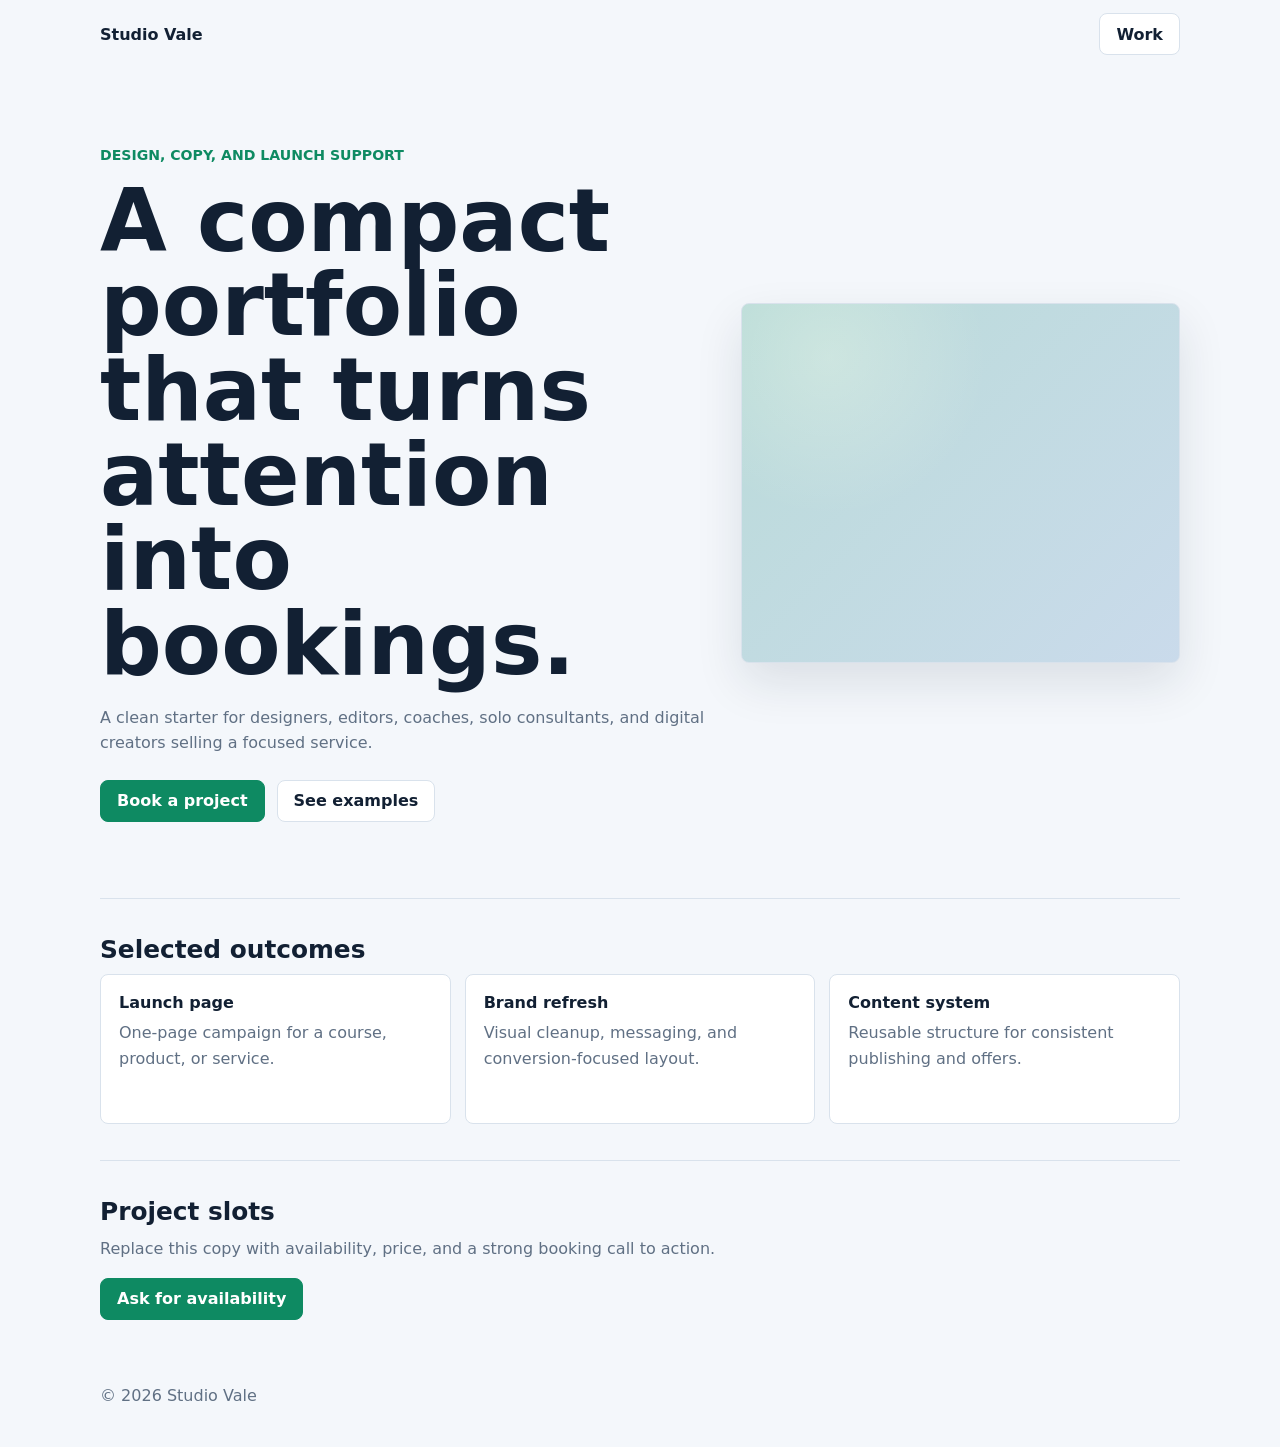
<file: products/quickfix-landing-kit/templates/creator.html>
<!doctype html>
<html lang="en">
  <head>
    <meta charset="utf-8" />
    <meta name="viewport" content="width=device-width, initial-scale=1" />
    <title>Creator Offer Starter</title>
    <link rel="stylesheet" href="../assets/kit.css" />
  </head>
  <body>
    <nav class="nav">
      <div class="brand">Studio Vale</div>
      <a class="button secondary" href="#work">Work</a>
    </nav>
    <main>
      <section class="hero">
        <div>
          <p class="eyebrow">Design, copy, and launch support</p>
          <h1>A compact portfolio that turns attention into bookings.</h1>
          <p>
            A clean starter for designers, editors, coaches, solo consultants, and digital creators selling a focused service.
          </p>
          <div class="actions">
            <a class="button" href="mailto:studio@example.com">Book a project</a>
            <button class="button secondary" data-scroll-to="#work">See examples</button>
          </div>
        </div>
        <div class="visual" aria-label="Portfolio preview"></div>
      </section>
      <section class="band" id="work">
        <h2>Selected outcomes</h2>
        <div class="grid">
          <div class="card"><strong>Launch page</strong><p>One-page campaign for a course, product, or service.</p></div>
          <div class="card"><strong>Brand refresh</strong><p>Visual cleanup, messaging, and conversion-focused layout.</p></div>
          <div class="card"><strong>Content system</strong><p>Reusable structure for consistent publishing and offers.</p></div>
        </div>
      </section>
      <section class="band">
        <h2>Project slots</h2>
        <p>Replace this copy with availability, price, and a strong booking call to action.</p>
        <a class="button" href="mailto:studio@example.com">Ask for availability</a>
      </section>
    </main>
    <footer class="footer">© <span data-year></span> Studio Vale</footer>
    <script src="../assets/kit.js"></script>
  </body>
</html>
</file>
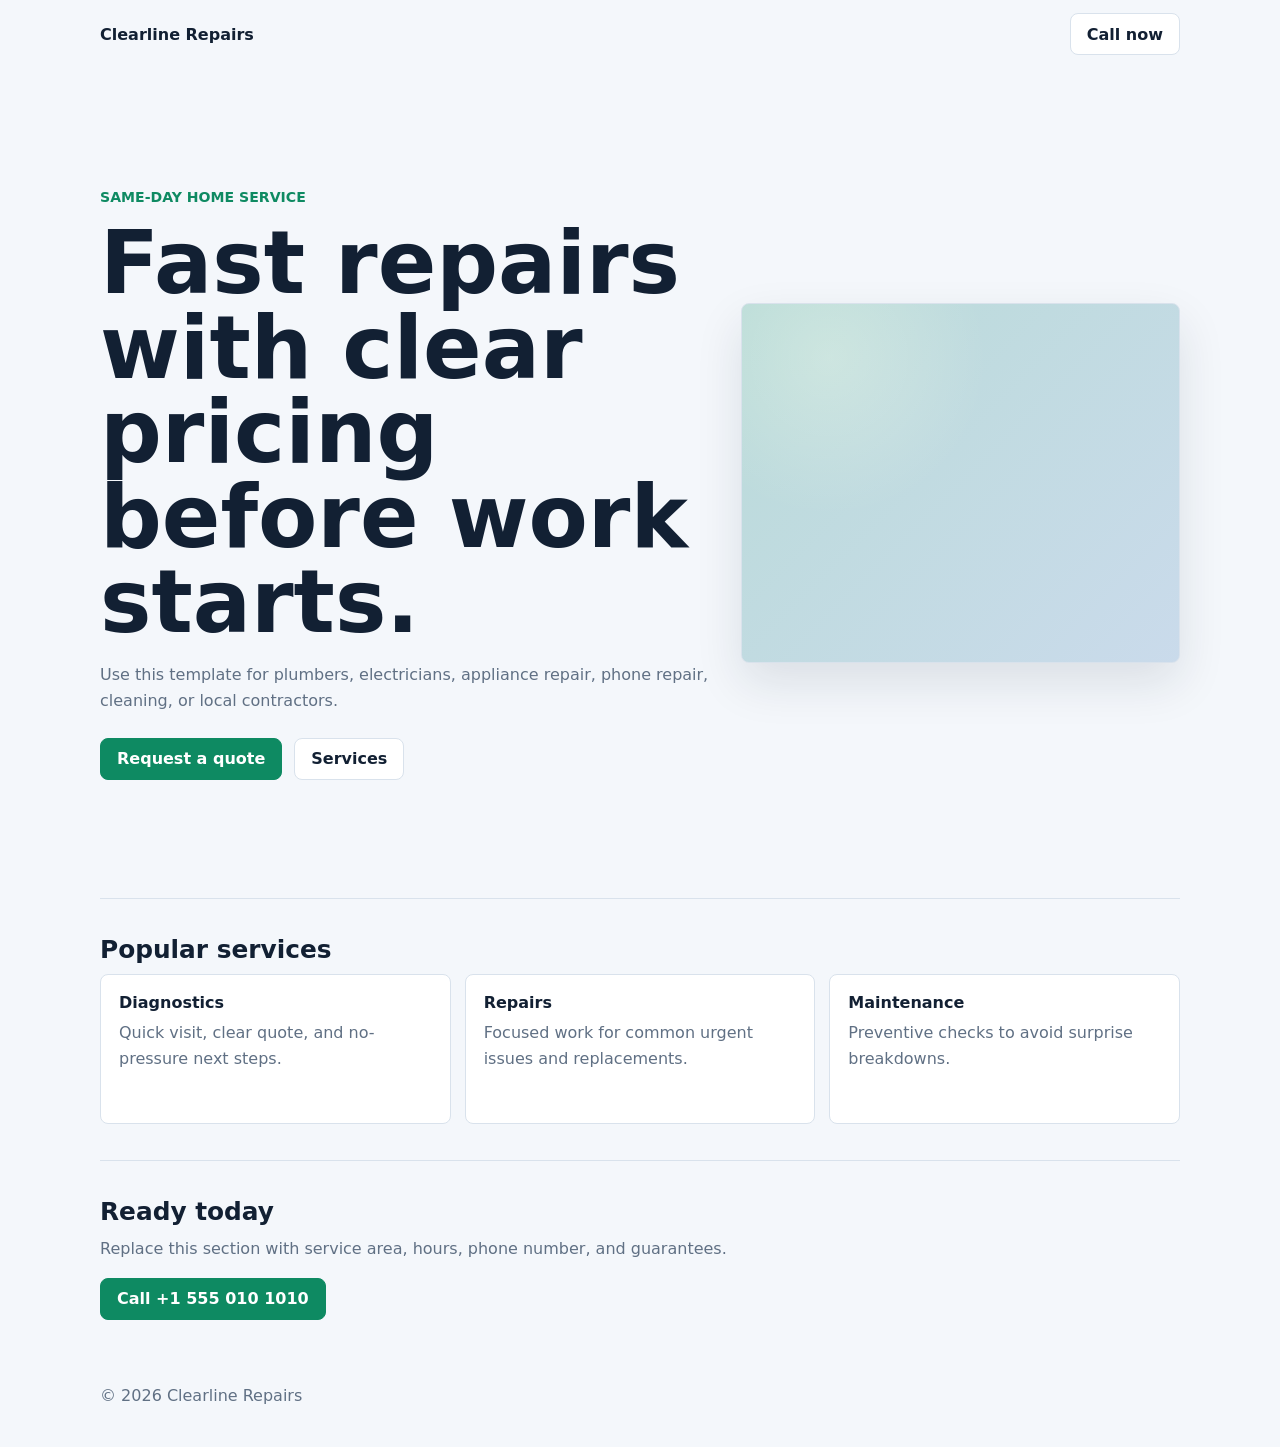
<file: products/quickfix-landing-kit/templates/local-service.html>
<!doctype html>
<html lang="en">
  <head>
    <meta charset="utf-8" />
    <meta name="viewport" content="width=device-width, initial-scale=1" />
    <title>Local Service Starter</title>
    <link rel="stylesheet" href="../assets/kit.css" />
  </head>
  <body>
    <nav class="nav">
      <div class="brand">Clearline Repairs</div>
      <a class="button secondary" href="tel:+15550101010">Call now</a>
    </nav>
    <main>
      <section class="hero">
        <div>
          <p class="eyebrow">Same-day home service</p>
          <h1>Fast repairs with clear pricing before work starts.</h1>
          <p>
            Use this template for plumbers, electricians, appliance repair, phone repair, cleaning, or local contractors.
          </p>
          <div class="actions">
            <a class="button" href="mailto:book@example.com">Request a quote</a>
            <button class="button secondary" data-scroll-to="#services">Services</button>
          </div>
        </div>
        <div class="visual" aria-label="Service preview"></div>
      </section>
      <section class="band" id="services">
        <h2>Popular services</h2>
        <div class="grid">
          <div class="card"><strong>Diagnostics</strong><p>Quick visit, clear quote, and no-pressure next steps.</p></div>
          <div class="card"><strong>Repairs</strong><p>Focused work for common urgent issues and replacements.</p></div>
          <div class="card"><strong>Maintenance</strong><p>Preventive checks to avoid surprise breakdowns.</p></div>
        </div>
      </section>
      <section class="band">
        <h2>Ready today</h2>
        <p>Replace this section with service area, hours, phone number, and guarantees.</p>
        <a class="button" href="tel:+15550101010">Call +1 555 010 1010</a>
      </section>
    </main>
    <footer class="footer">© <span data-year></span> Clearline Repairs</footer>
    <script src="../assets/kit.js"></script>
  </body>
</html>
</file>
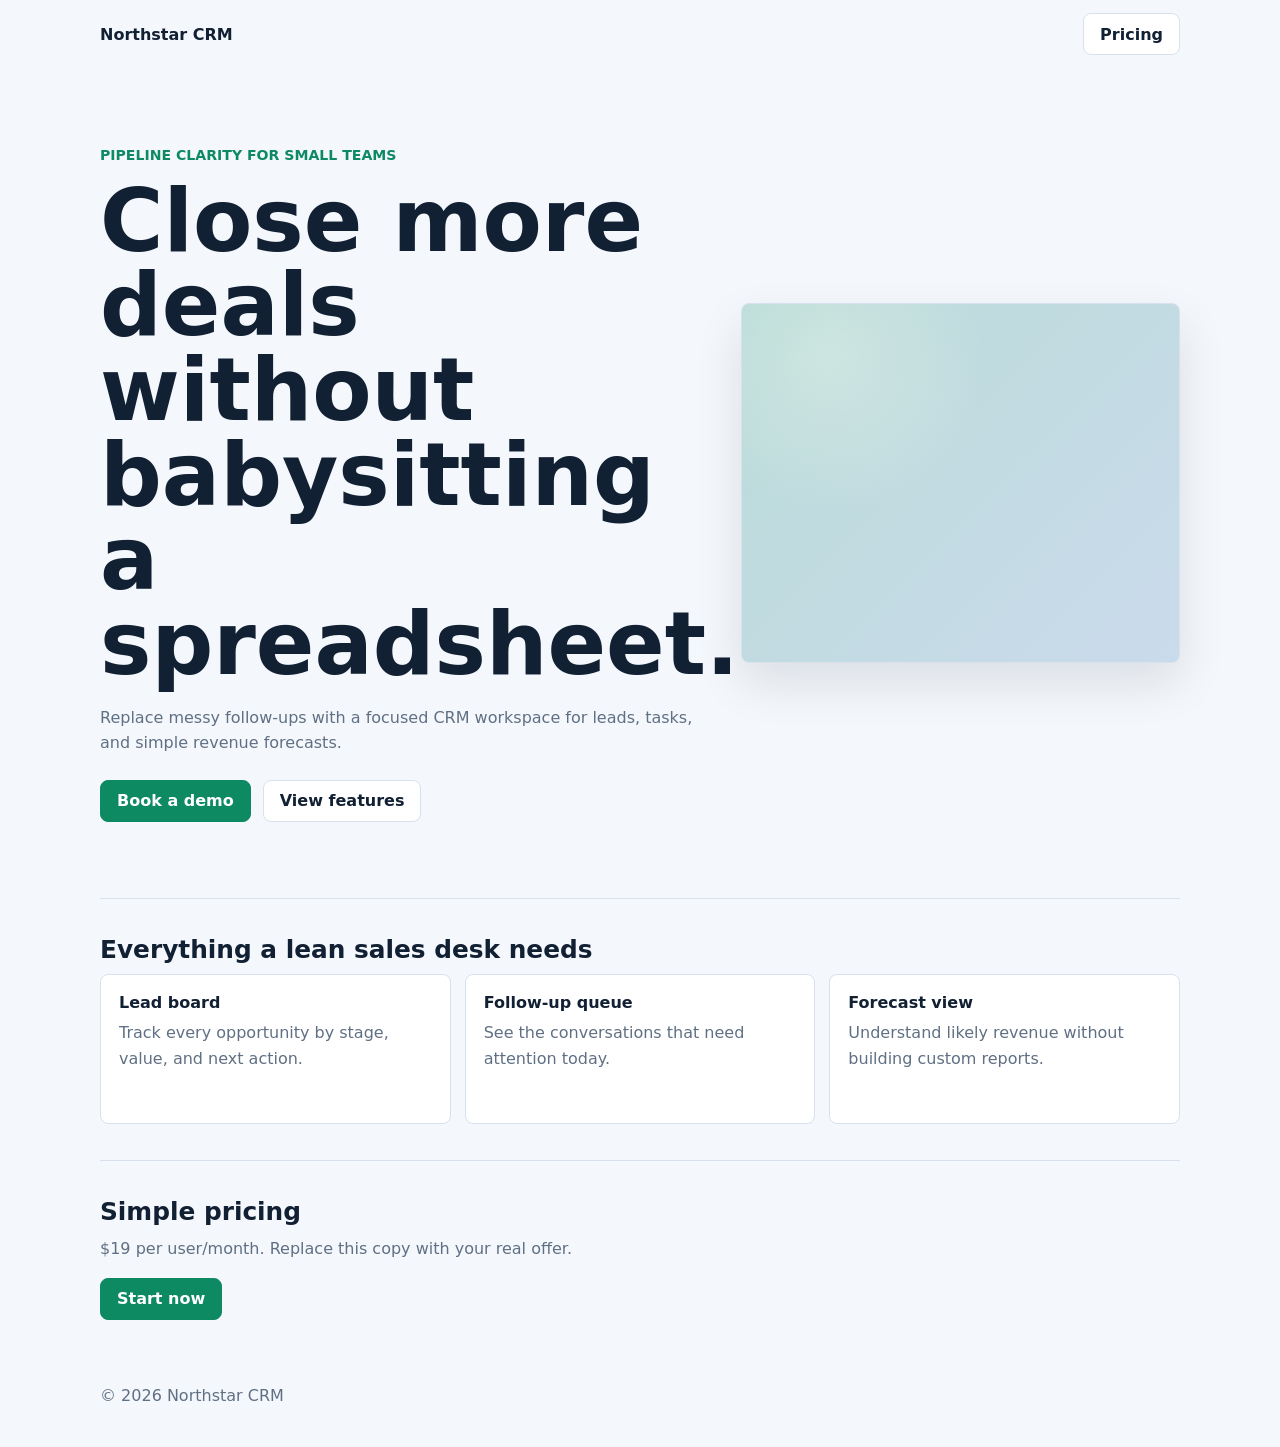
<file: products/quickfix-landing-kit/templates/saas.html>
<!doctype html>
<html lang="en">
  <head>
    <meta charset="utf-8" />
    <meta name="viewport" content="width=device-width, initial-scale=1" />
    <title>Product Landing Starter</title>
    <link rel="stylesheet" href="../assets/kit.css" />
  </head>
  <body>
    <nav class="nav">
      <div class="brand">Northstar CRM</div>
      <a class="button secondary" href="#pricing">Pricing</a>
    </nav>
    <main>
      <section class="hero">
        <div>
          <p class="eyebrow">Pipeline clarity for small teams</p>
          <h1>Close more deals without babysitting a spreadsheet.</h1>
          <p>
            Replace messy follow-ups with a focused CRM workspace for leads, tasks, and simple revenue forecasts.
          </p>
          <div class="actions">
            <a class="button" href="mailto:hello@example.com">Book a demo</a>
            <button class="button secondary" data-scroll-to="#features">View features</button>
          </div>
        </div>
        <div class="visual" aria-label="Product preview"></div>
      </section>
      <section class="band" id="features">
        <h2>Everything a lean sales desk needs</h2>
        <div class="grid">
          <div class="card"><strong>Lead board</strong><p>Track every opportunity by stage, value, and next action.</p></div>
          <div class="card"><strong>Follow-up queue</strong><p>See the conversations that need attention today.</p></div>
          <div class="card"><strong>Forecast view</strong><p>Understand likely revenue without building custom reports.</p></div>
        </div>
      </section>
      <section class="band" id="pricing">
        <h2>Simple pricing</h2>
        <p>$19 per user/month. Replace this copy with your real offer.</p>
        <a class="button" href="mailto:hello@example.com">Start now</a>
      </section>
    </main>
    <footer class="footer">© <span data-year></span> Northstar CRM</footer>
    <script src="../assets/kit.js"></script>
  </body>
</html>
</file>
<file: products/quickfix-landing-kit/assets/kit.css>
:root {
  --ink: #122033;
  --muted: #607084;
  --line: #d9e2ec;
  --paper: #ffffff;
  --wash: #f4f7fb;
  --accent: #0e8a62;
  --accent-2: #215f9d;
  font-family: Inter, ui-sans-serif, system-ui, -apple-system, BlinkMacSystemFont, "Segoe UI", sans-serif;
}

* {
  box-sizing: border-box;
}

body {
  margin: 0;
  color: var(--ink);
  background: var(--wash);
}

.nav,
.hero,
.band,
.footer {
  width: min(1080px, calc(100% - 32px));
  margin: 0 auto;
}

.nav {
  display: flex;
  align-items: center;
  justify-content: space-between;
  min-height: 68px;
}

.brand {
  font-weight: 850;
}

.button,
button {
  display: inline-flex;
  align-items: center;
  justify-content: center;
  min-height: 42px;
  padding: 0 16px;
  color: #fff;
  background: var(--accent);
  border: 1px solid var(--accent);
  border-radius: 8px;
  font: inherit;
  font-weight: 800;
  text-decoration: none;
}

.button.secondary {
  color: var(--ink);
  background: var(--paper);
  border-color: var(--line);
}

.hero {
  display: grid;
  grid-template-columns: minmax(0, 1fr) minmax(300px, 0.72fr);
  gap: 32px;
  align-items: center;
  min-height: calc(100vh - 70px);
  padding: 34px 0;
}

.eyebrow {
  margin: 0 0 12px;
  color: var(--accent);
  font-size: 0.88rem;
  font-weight: 850;
  text-transform: uppercase;
}

h1 {
  margin: 0 0 18px;
  font-size: clamp(2.4rem, 7vw, 5.4rem);
  line-height: 0.98;
  letter-spacing: 0;
}

h2 {
  margin: 0 0 10px;
  font-size: 1.55rem;
}

p {
  margin-top: 0;
  color: var(--muted);
  line-height: 1.6;
}

.actions {
  display: flex;
  flex-wrap: wrap;
  gap: 12px;
  margin-top: 24px;
}

.visual {
  min-height: 360px;
  border: 1px solid var(--line);
  border-radius: 8px;
  background:
    linear-gradient(135deg, rgba(14, 138, 98, 0.22), rgba(33, 95, 157, 0.16)),
    radial-gradient(circle at 20% 15%, #fff, transparent 34%),
    #eaf2fa;
  box-shadow: 0 20px 48px rgba(18, 32, 51, 0.11);
}

.band {
  padding: 36px 0;
  border-top: 1px solid var(--line);
}

.grid {
  display: grid;
  grid-template-columns: repeat(3, minmax(0, 1fr));
  gap: 14px;
}

.card {
  min-height: 150px;
  padding: 18px;
  background: var(--paper);
  border: 1px solid var(--line);
  border-radius: 8px;
}

.card strong {
  display: block;
  margin-bottom: 8px;
}

.footer {
  padding: 30px 0 42px;
  color: var(--muted);
}

@media (max-width: 780px) {
  .hero,
  .grid {
    grid-template-columns: 1fr;
  }

  .hero {
    min-height: auto;
  }

  .visual {
    min-height: 240px;
    order: -1;
  }
}
</file>
